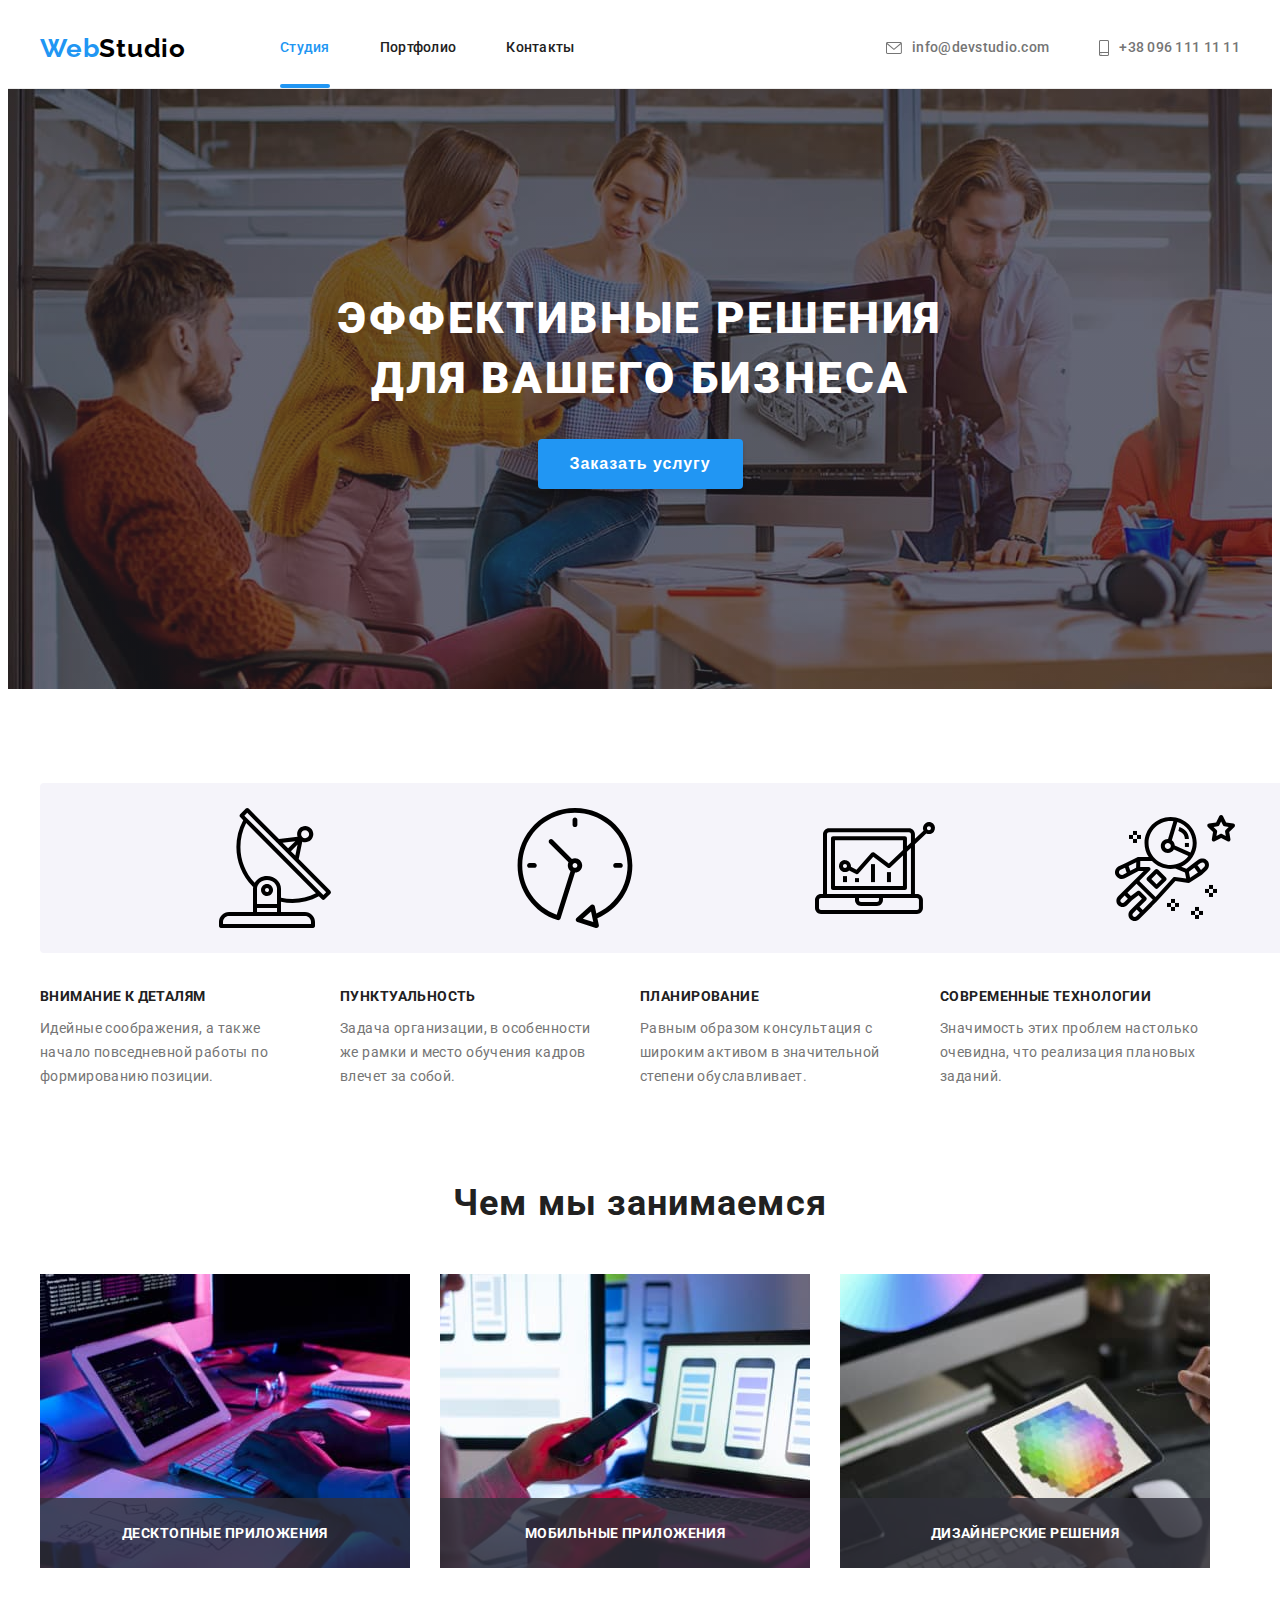
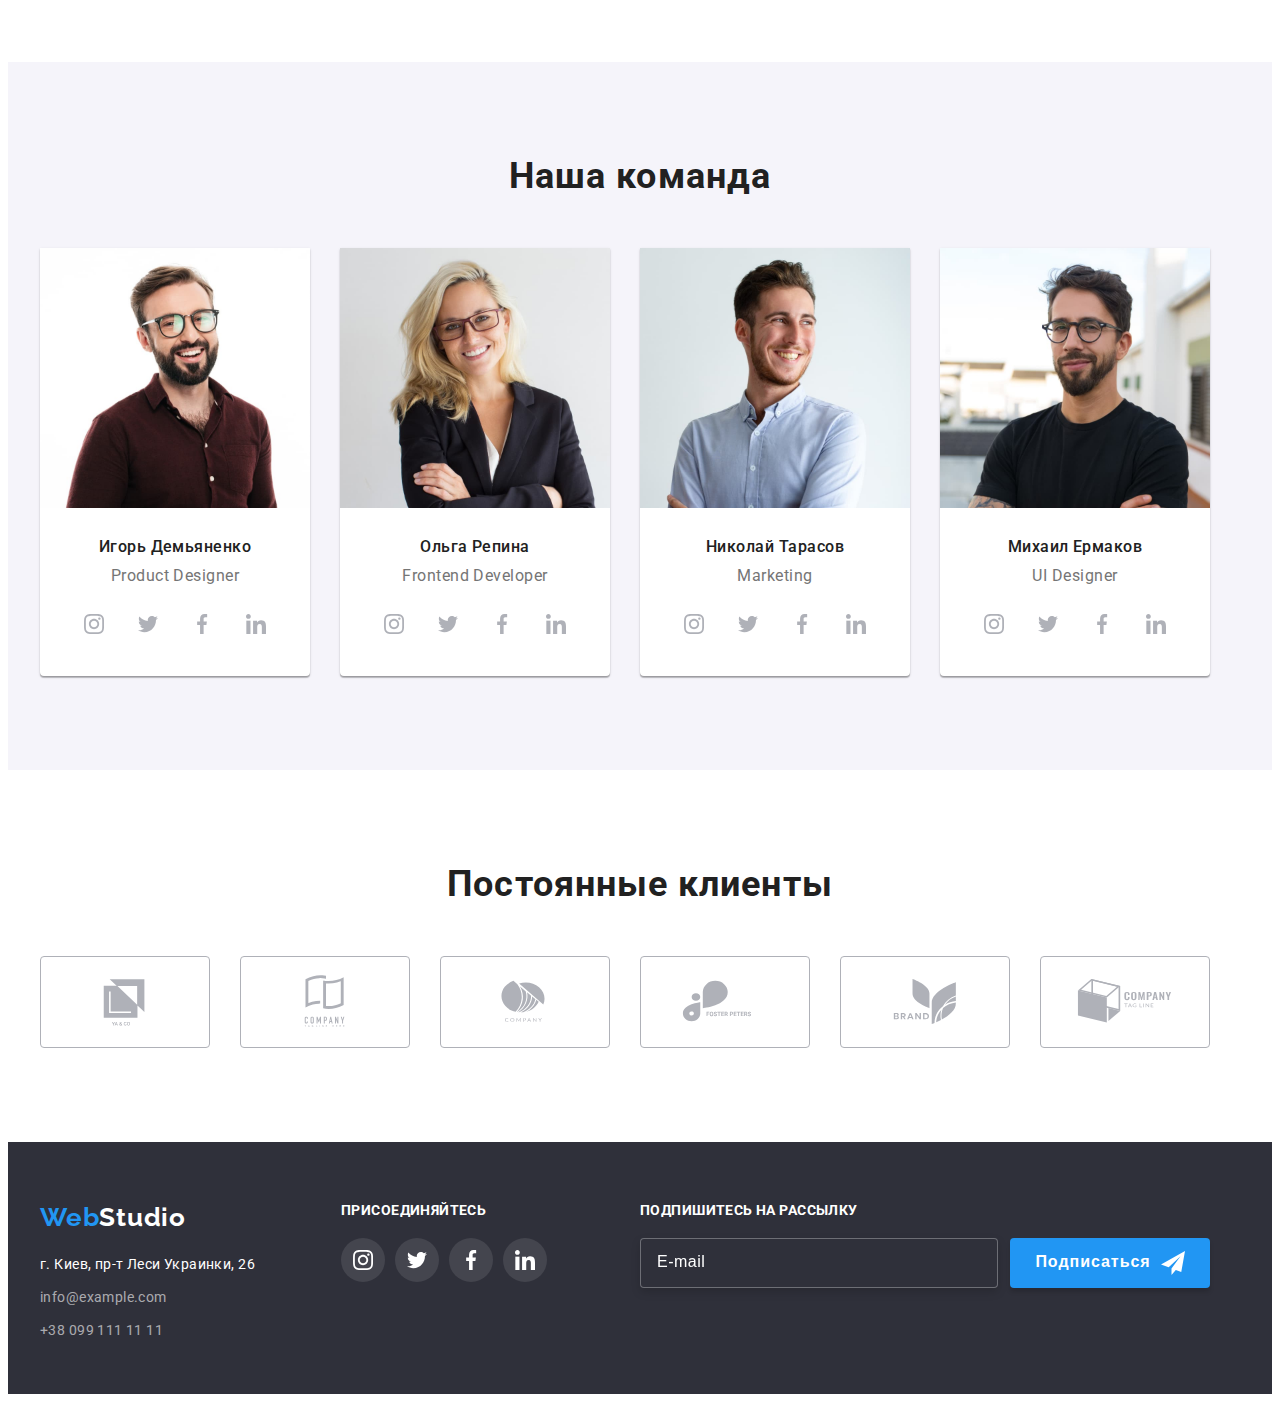
<file: index.html>
<!DOCTYPE html>
<html lang="ru">
  <head>
    <meta charset="UTF-8" />
    <meta http-equiv="X-UA-Compatible" content="IE=edge" />
    <meta name="viewport" content="width=device-width, initial-scale=1.0" />
    <title lang="en">WebStudio</title>
    <link rel="preconnect" href="https://fonts.gstatic.com" />
    <link
      href="https://fonts.googleapis.com/css2?family=Raleway:wght@700&family=Roboto:wght@400;500;700;900&display=swap"
      rel="stylesheet"
    />
    <link
      rel="stylesheet"
      href="https://cdnjs.cloudflare.com/ajax/libs/modern-normalize/1.0.0/modern-normalize.min.css"
      integrity="sha512-ISS7cAi1PEhQ8jnbJpJZMd29NlhNj4AWYyLOSp2CE/CsHxTCu+r+t0D2yoJudVrd0/8fTVPUVDzY5Tvli75u/g=="
      crossorigin="anonymous"
    />
    <link rel="stylesheet" href="./css/main.min.css">
  </head>
  <body>
    <!-- HEADER -->
    <header class="header">
      <div class="container header__container">
        <nav class="header__nav">
          <a class="logo header__logo link" href="./index.html" lang="en"
            ><span class="logo__first-part">Web</span>Studio</a
          >
          <ul class="menu">
            <li class="menu__item list">
              <a class="menu__link link current" href="./index.html">Студия</a>
            </li>
            <li class="menu__item list">
              <a class="menu__link link" href="./portfolio.html">Портфолио</a>
            </li>
            <li class="menu__item list">
              <a class="menu__link link" href="#">Контакты</a>
            </li>
          </ul>
        </nav>
        <ul class="header__contact">
          <li class="header__contact-item list">
            <a class="header__contact-link link" href="mailto:info@devstudio.com">
              <svg class="header__contact-icon envelope">
                <use href="./images/icons.svg#envelope"></use>
              </svg>
              info@devstudio.com</a
            >
          </li>
          <li class="header__contact-item list">
            <a class="header__contact-link link" href="tel:+380961111111">
              <svg class="header__contact-icon smartphone">
                <use href="./images/icons.svg#smartphone"></use>
              </svg>
              +38 096 111 11 11</a
            >
          </li>
        </ul>
      </div>
    </header>
    <main>
      <!--HERO-->
      <div class="overlay">
        <section class="hero">
          <h1 class="hero__title">
            Эффективные решения <br />
            для вашего бизнеса
          </h1>
          <div class="button">
            <button class="button__modal-btn" type="button" data-modal-open>
              Заказать услугу
            </button>
          </div>
        </section>
      </div>
      <!--ADVANTAGE-->
      <section class="advantage section">
        <div class="container">
          <h2 class="visually-hidden">Преимущества</h2>
          <ul class="advantage__list list">
            <li class="advantage__item">
              <svg class="advantage__icon-border">
                <use
                  class="advantage__icon"
                  href="./images/icons.svg#antenna"
                ></use>
              </svg>

              <h3 class="advantage__title">Внимание к деталям</h3>
              <p class="advantage__description">
                Идейные соображения, а также начало повседневной работы по
                формированию позиции.
              </p>
            </li>
            <li class="advantage__item">
              <svg class="advantage__icon-border">
                <use
                  class="advantage__icon"
                  href="./images/icons.svg#clock"
                ></use>
              </svg>

              <h3 class="advantage__title">Пунктуальность</h3>
              <p class="advantage__description">
                Задача организации, в особенности же рамки и место обучения
                кадров влечет за собой.
              </p>
            </li>
            <li class="advantage__item">
              <svg class="advantage__icon-border">
                <use
                  class="advantage__icon"
                  href="./images/icons.svg#diagram"
                ></use>
              </svg>
              <h3 class="advantage__title">Планирование</h3>
              <p class="advantage__description">
                Равным образом консультация с широким активом в значительной
                степени обуславливает.
              </p>
            </li>
            <li class="advantage__item">
              <svg class="advantage__icon-border">
                <use
                  class="advantage__icon"
                  href="./images/icons.svg#astronaut"
                ></use>
              </svg>
              <h3 class="advantage__title">Современные технологии</h3>
              <p class="advantage__description">
                Значимость этих проблем настолько очевидна, что реализация
                плановых заданий.
              </p>
            </li>
          </ul>
        </div>
      </section>

      <!--DOING-->
      <section class="doing section">
        <div class="container">
          <h2 class="title">Чем мы занимаемся</h2>
          <ul class="doing__list">
            <li class="doing__item list">
              <div class="doing__image-wrapper">
                <img
                  class="doing__image"
                  src="./images/doing/doing-1.jpg"
                  alt="Работаем на ноутбуке"
                  width="370"
                  height="294"
                />
                <div class="doing__overlay-wrapper">
                  <p class="doing__overlay">Десктопные приложения</p>
                </div>
              </div>
            </li>
            <li class="doing__item list">
              <div class="doing__image-wrapper">
                <img
                  class="doing__image"
                  src="./images/doing/doing-2.jpg"
                  alt="Работаем на телефоне"
                  width="370"
                  height="294"
                />
                <div class="doing__overlay-wrapper">
                  <p class="doing__overlay">Мобильные приложения</p>
                </div>
              </div>
            </li>
            <li class="doing__item list">
              <div class="doing__image-wrapper">
                <img
                  class="doing__image"
                  src="./images/doing/doing-3.jpg"
                  alt="Работаем на планшете"
                  width="370"
                  height="294"
                />
                <div class="doing__overlay-wrapper">
                  <p class="doing__overlay">Дизайнерские решения</p>
                </div>
              </div>
            </li>
          </ul>
        </div>
      </section>

      <!--TEAM-->
      <section class="team section">
        <div class="container team__container">
          <h2 class="title">Наша команда</h2>
          <ul class="team__list">
            <li class="team__item list">
              <img
                class="team__image"
                src="./images/team/igor-1.jpg"
                alt="фото"
                width="270"
                height="260"
              />
              <div class="team__content">
                <h3 class="team__title">Игорь Демьяненко</h3>
                <p class="team__position" lang="en">Product Designer</p>
                <ul class="list soc-networks">
                  <li class="soc-networks__item">
                    <a class="soc-networks__link link" href="">
                      <svg class="soc-networks__icon">
                        <use href="./images/icons.svg#instagram"></use>
                      </svg>
                    </a>
                  </li>
                  <li class="soc-networks__item">
                    <a class="soc-networks__link link" href="">
                      <svg class="soc-networks__icon">
                        <use href="./images/icons.svg#twitter"></use>
                      </svg>
                    </a>
                  </li>
                  <li class="soc-networks__item">
                    <a class="soc-networks__link link" href="">
                      <svg class="soc-networks__icon">
                        <use href="./images/icons.svg#facebook"></use>
                      </svg>
                    </a>
                  </li>
                  <li class="soc-networks__item">
                    <a class="soc-networks__link link" href="">
                      <svg class="soc-networks__icon">
                        <use href="./images/icons.svg#linkedin"></use>
                      </svg>
                    </a>
                  </li>
                </ul>
              </div>
            </li>

            <li class="team__item list">
              <img
                class="team__image"
                src="./images/team/olga-2.jpg"
                alt="фото"
                width="270"
                height="260"
              />
              <div class="team__content">
                <h3 class="team__title">Ольга Репина</h3>
                <p class="team__position" lang="en">Frontend Developer</p>
                <ul class="list soc-networks">
                  <li class="soc-networks__item">
                    <a class="soc-networks__link link" href="">
                      <svg class="soc-networks__icon">
                        <use href="./images/icons.svg#instagram"></use>
                      </svg>
                    </a>
                  </li>
                  <li class="soc-networks__item">
                    <a class="soc-networks__link link" href="">
                      <svg class="soc-networks__icon">
                        <use href="./images/icons.svg#twitter"></use>
                      </svg>
                    </a>
                  </li>
                  <li class="soc-networks__item">
                    <a class="soc-networks__link link" href="">
                      <svg class="soc-networks__icon">
                        <use href="./images/icons.svg#facebook"></use>
                      </svg>
                    </a>
                  </li>
                  <li class="soc-networks__item">
                    <a class="soc-networks__link link" href="">
                      <svg class="soc-networks__icon">
                        <use href="./images/icons.svg#linkedin"></use>
                      </svg>
                    </a>
                  </li>
                </ul>
              </div>
            </li>
            <li class="team__item list">
              <img
                class="team__image"
                src="./images/team/nicholas-3.jpg"
                alt="фото"
                width="270"
                height="260"
              />
              <div class="team__content">
                <h3 class="team__title">Николай Тарасов</h3>
                <p class="team__position" lang="en">Marketing</p>
                <ul class="list soc-networks">
                  <li class="soc-networks__item">
                    <a class="soc-networks__link link" href="">
                      <svg class="soc-networks__icon">
                        <use href="./images/icons.svg#instagram"></use>
                      </svg>
                    </a>
                  </li>
                  <li class="soc-networks__item">
                    <a class="soc-networks__link link" href="">
                      <svg class="soc-networks__icon">
                        <use href="./images/icons.svg#twitter"></use>
                      </svg>
                    </a>
                  </li>
                  <li class="soc-networks__item">
                    <a class="soc-networks__link link" href="">
                      <svg class="soc-networks__icon">
                        <use href="./images/icons.svg#facebook"></use>
                      </svg>
                    </a>
                  </li>
                  <li class="soc-networks__item">
                    <a class="soc-networks__link link" href="">
                      <svg class="soc-networks__icon">
                        <use href="./images/icons.svg#linkedin"></use>
                      </svg>
                    </a>
                  </li>
                </ul>
              </div>
            </li>
            <li class="team__item list">
              <img
                class="team__image"
                src="./images/team/michael-4.jpg"
                alt="фото"
                width="270"
                height="260"
              />
              <div class="team__content">
                <h3 class="team__title">Михаил Ермаков</h3>
                <p class="team__position" lang="en">UI Designer</p>
                <ul class="list soc-networks">
                  <li class="soc-networks__item">
                    <a class="soc-networks__link link" href="">
                      <svg class="soc-networks__icon">
                        <use href="./images/icons.svg#instagram"></use>
                      </svg>
                    </a>
                  </li>
                  <li class="soc-networks__item">
                    <a class="soc-networks__link link" href="">
                      <svg class="soc-networks__icon">
                        <use href="./images/icons.svg#twitter"></use>
                      </svg>
                    </a>
                  </li>
                  <li class="soc-networks__item">
                    <a class="soc-networks__link link" href="">
                      <svg class="soc-networks__icon">
                        <use href="./images/icons.svg#facebook"></use>
                      </svg>
                    </a>
                  </li>
                  <li class="soc-networks__item">
                    <a class="soc-networks__link link" href="">
                      <svg class="soc-networks__icon">
                        <use href="./images/icons.svg#linkedin"></use>
                      </svg>
                    </a>
                  </li>
                </ul>
              </div>
            </li>
          </ul>
        </div>
      </section>
    </main>

    <!--CUSTOMERS-->
    <section class="customers section">
      <div class="container customers__container">
        <h2 class="title">Постоянные клиенты</h2>
        <ul class="customers__list list">
          <li class="customers__item">
            <a class="customers__link link" href="">
              <svg class="customers__icon">
                <use href="./images/icons.svg#icon-logo1"></use>
              </svg>
            </a>
          </li>
          <li class="customers__item">
            <a class="customers__link link" href="">
              <svg class="customers__icon">
                <use href="./images/icons.svg#icon-logo2"></use>
              </svg>
            </a>
          </li>
          <li class="customers__item">
            <a class="customers__link link" href="">
              <svg class="customers__icon">
                <use href="./images/icons.svg#icon-logo3"></use>
              </svg>
            </a>
          </li>
          <li class="customers__item">
            <a class="customers__link link" href="">
              <svg class="customers__icon">
                <use href="./images/icons.svg#icon-logo4"></use>
              </svg>
            </a>
          </li>
          <li class="customers__item">
            <a class="customers__link link" href="">
              <svg class="customers__icon">
                <use href="./images/icons.svg#icon-logo5"></use>
              </svg>
            </a>
          </li>
          <li class="customers__item">
            <a class="customers__link link" href="">
              <svg class="customers__icon">
                <use href="./images/icons.svg#icon-logo6"></use>
              </svg>
            </a>
          </li>
        </ul>
      </div>
    </section>
    <!--FOOTER-->
    <footer class="footer">
      <div class="container footer__container">
        <div class="footer__contact">
          <a class="logo footer__logo link" href="./index.html" lang="en"
            ><span class="logo__first-part">Web</span>Studio</a
          >
          <address class="footer__address">
            <ul class="footer__contact-list">
              <li class="footer__item list">
                <a
                  class="footer__link link footer__contact-color"
                  href="https://goo.gl/maps/uwmR4bDLLU36MTBo9"
                  target="_blank"
                  rel="noopener noreferrer"
                  >г. Киев, пр-т Леси Украинки, 26</a
                >
              </li>
              <li class="footer__item list">
                <a class="footer__link link" href="mailto:info@example.com"
                  >info@example.com</a
                >
              </li>
              <li class="footer__item list">
                <a class="footer__link link" href="tel:+380991111111"
                  >+38 099 111 11 11</a
                >
              </li>
            </ul>
          </address>
        </div>
        <div class="appeal">
          <h3 class="appeal__tittle">присоединяйтесь</h3>
          <ul class="appeal__list list">
            <li class="appeal__item">
              <a class="appeal__link link" href="">
                <svg class="appeal__social-icon">
                  <use href="./images/icons.svg#instagram"></use>
                </svg>
              </a>
            </li>
            <li class="appeal__item">
              <a class="appeal__link link" href="">
                <svg class="appeal__social-icon">
                  <use href="./images/icons.svg#twitter"></use>
                </svg>
              </a>
            </li>
            <li class="appeal__item">
              <a class="appeal__link link" href="">
                <svg class="appeal__social-icon">
                  <use href="./images/icons.svg#facebook"></use>
                </svg>
              </a>
            </li>
            <li class="appeal__item link">
              <a class="appeal__link" href="">
                <svg class="appeal__social-icon">
                  <use href="./images/icons.svg#linkedin"></use>
                </svg>
              </a>
            </li>
          </ul>
        </div>
        <form action="#" class="footer__footer-form">
          <p class="footer__form-head">Подпишитесь на рассылку</p>
          <div class="footer__form-position">
            <label class="footer__form-field">
              <input
                type="email"
                name="email"
                class="footer__form-input"
                placeholder="E-mail"
              />
            </label>
            <button type="submit" class="footer__form-btn">Подписаться</button>
          </div>
        </form>
      </div>
    </footer>
    <!--MODAL WINDOW-->
    <div class="backdrop is-hidden" data-modal>
      <div class="modal">
        <button type="button" class="modal__close-btn" data-modal-close>
          <svg class="modal_close-btn-icon">
            <use href="./images/icons.svg#icon-close-black"></use>
          </svg>
        </button>
        <form action="#" class="modal-form">
          <p class="modal-form__head">Оставьте свои данные, мы вам перезвоним</p>
          <label class="modal-form__field">
            Имя
            <span class="modal-form__input-wrapper">
              <input
                type="text"
                name="user-name"
                class="modal-form__input"
                required
              />
              <svg class="modal-form__icon">
                <use href="./images/icons.svg#icon-person"></use>
              </svg>
            </span>
          </label>
          <label class="modal-form__field">
            Телефон
            <span class="modal-form__input-wrapper">
              <input
                type="tel"
                name="user-phone"
                class="modal-form__input"
                required
              />
              <svg class="modal-form__icon">
                <use href="./images/icons.svg#modal-phone"></use>
              </svg>
            </span>
          </label>
          <label class="modal-form__field">
            Почта
            <span class="modal-form__input-wrapper">
              <input
                type="email"
                name="user-mail"
                class="modal-form__input"
                required
              />
              <svg class="modal-form__icon">
                <use href="./images/icons.svg#modal-email"></use>
              </svg>
            </span>
          </label>
          <label class="modal-form__field">
            Комментарий
            <textarea
              name="user-coment"
              class="modal-form__coment"
              placeholder="Введите текст"
            ></textarea>
          </label>
          <input
            type="checkbox"
            name="user-policy"
            class="modal-form__checkbox visually-hidden"
            id="checkbox-policy"
            required
          />
          <label for="checkbox-policy" class="modal-form__checkbox-policy"
            >Соглашаюсь с рассылкой и принимаю
            <a href="" class="modal-form__policy-link">Условия договора</a>
          </label>
          <button type="submit" class="modal-form__btn">Отправить</button>
        </form>
      </div>
    </div>
    <script src="./js/modal.js"></script>
  </body>
</html>
</file>
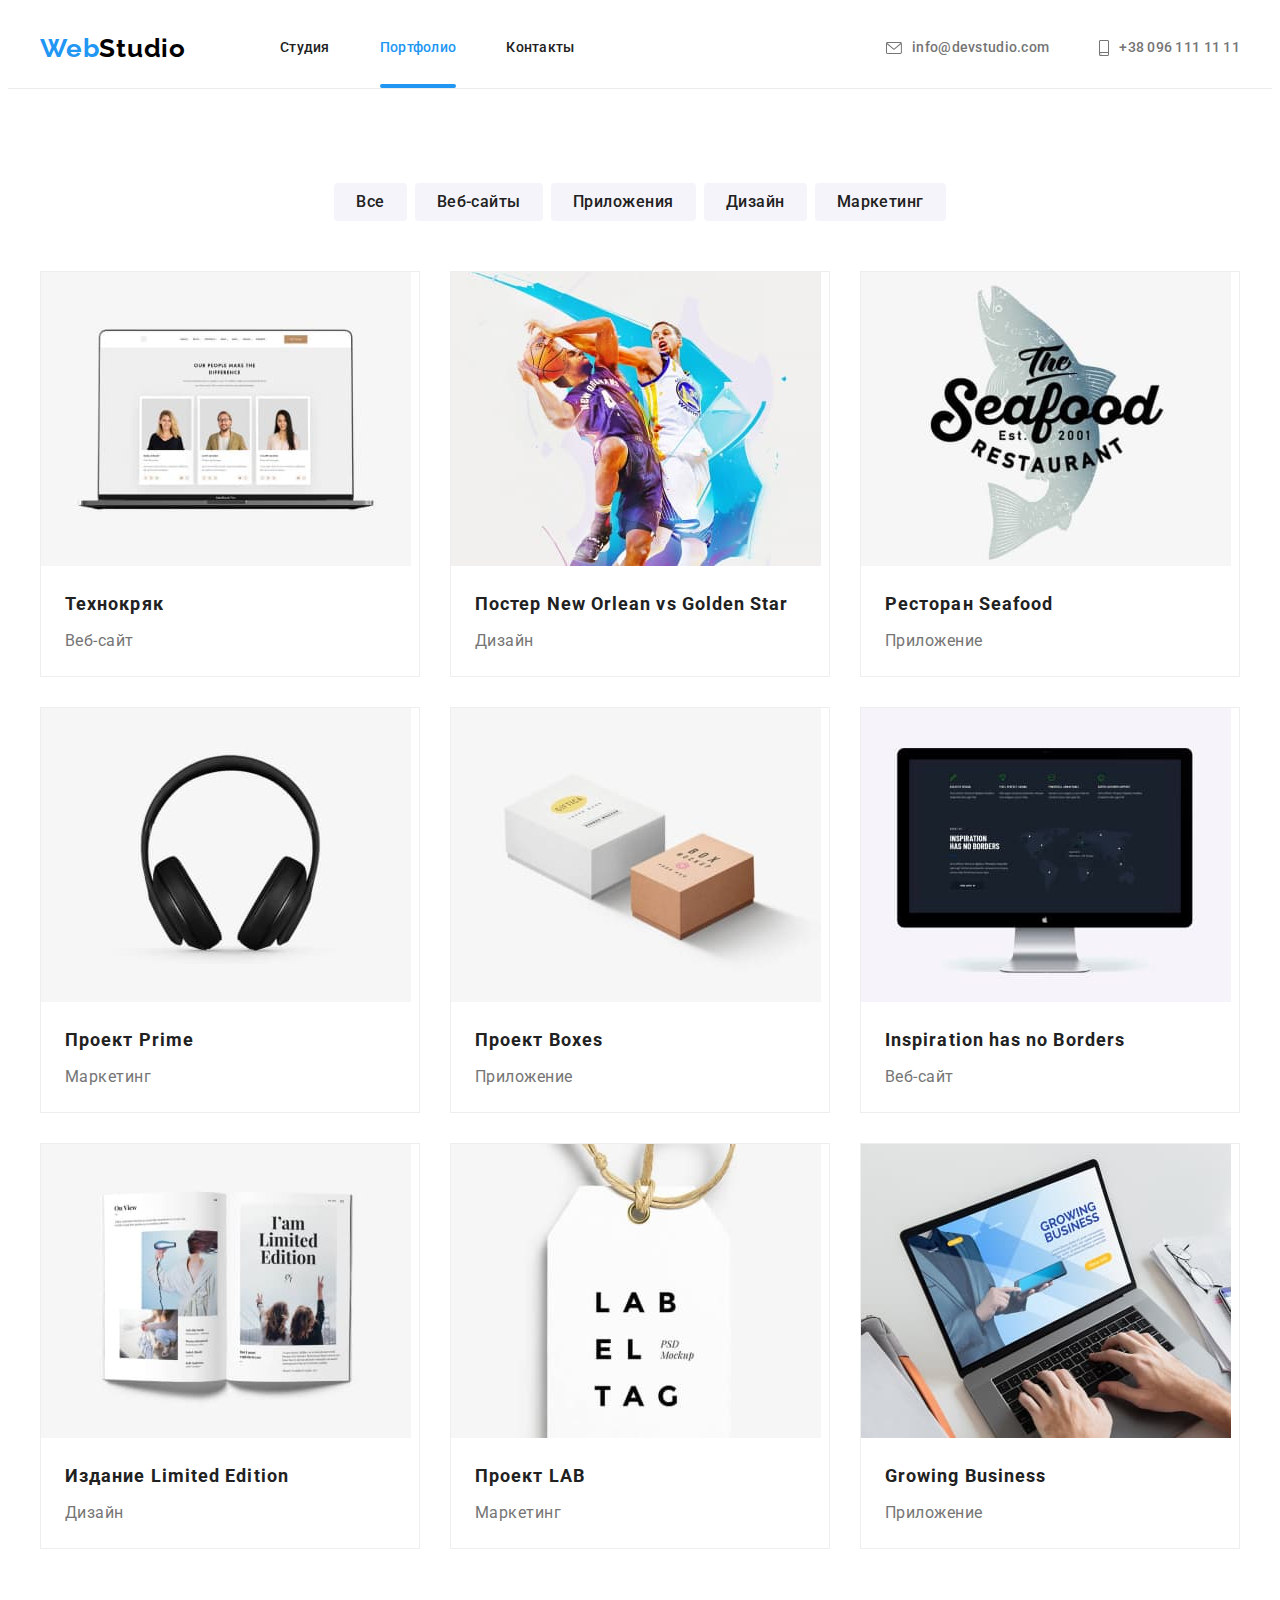
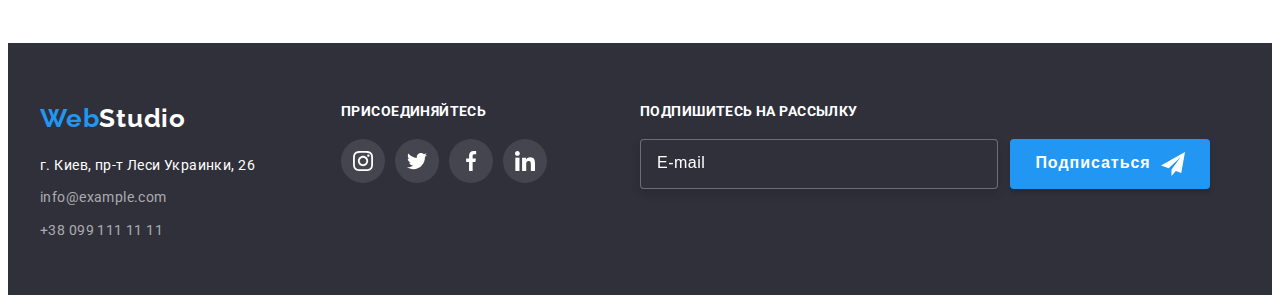
<file: portfolio.html>
<!DOCTYPE html>
<html lang="ru">
  <head>
    <meta charset="UTF-8" />
    <meta http-equiv="X-UA-Compatible" content="IE=edge" />
    <meta name="viewport" content="width=device-width, initial-scale=1.0" />
    <title lang="en">WebStudio</title>
    <link rel="preconnect" href="https://fonts.gstatic.com" />
    <link
      href="https://fonts.googleapis.com/css2?family=Raleway:wght@700&family=Roboto:wght@400;500;700;900&display=swap"
      rel="stylesheet"
    />
    <link
      rel="stylesheet"
      href="https://cdnjs.cloudflare.com/ajax/libs/modern-normalize/1.0.0/modern-normalize.min.css"
      integrity="sha512-ISS7cAi1PEhQ8jnbJpJZMd29NlhNj4AWYyLOSp2CE/CsHxTCu+r+t0D2yoJudVrd0/8fTVPUVDzY5Tvli75u/g=="
      crossorigin="anonymous"
    />
    <link rel="stylesheet" href="./css/main.min.css">
  </head>
  <body>
    <!-- HEADER -->
    <header class="header">
      <div class="container header__container">
        <nav class="header__nav">
          <a class="logo header__logo link" href="./index.html" lang="en"
            ><span class="logo__first-part">Web</span>Studio</a
          >
          <ul class="menu">
            <li class="menu__item list">
              <a class="menu__link link" href="./index.html">Студия</a>
            </li>
            <li class="menu__item list">
              <a class="menu__link link current" href="./portfolio.html"
                >Портфолио</a
              >
            </li>
            <li class="menu__item list">
              <a class="menu__link link" href="#">Контакты</a>
            </li>
          </ul>
        </nav>
        <ul class="header__contact">
          <li class="header__contact-item list">
            <a class="header__contact-link link" href="mailto:info@devstudio.com">
              <svg class="header__contact-icon envelope">
                <use href="./images/icons.svg#envelope"></use>
              </svg>
              info@devstudio.com</a
            >
          </li>
          <li class="header__contact-item list">
            <a class="header__contact-link link" href="tel:+380961111111">
              <svg class="header__contact-icon smartphone">
                <use href="./images/icons.svg#smartphone"></use>
              </svg>
              +38 096 111 11 11</a
            >
          </li>
        </ul>
      </div>
    </header>

    <main>
      <!--PORTFOLIO-->
      <section class="portfolio section">
        <div class="container">
          <h2 class="visually-hidden">Портфолио</h2>
          <ul class="portfolio__filter list">
            <li class="portfolio__item">
              <button class="portfolio__button" type="button">Все</button>
            </li>
            <li class="portfolio__item">
              <button class="portfolio__button" type="button">Веб-сайты</button>
            </li>
            <li class="portfolio__item">
              <button class="portfolio__button" type="button">Приложения</button>
            </li>
            <li class="portfolio__item">
              <button class="portfolio__button" type="button">Дизайн</button>
            </li>
            <li class="portfolio__item">
              <button class="portfolio__button" type="button">Маркетинг</button>
            </li>
          </ul>

          <ul class="portfolio__portfolio-list list">
            <li class="portfolio__portfolio-item">
              <a href="#" class="potfolio__potfolio-link-wrapper link">
                <div class="potfolio__portfolio-img-wrapper">
                  <img
                    class="potfolio__portfolio-image"
                    src="./images/portfolio/portfolio-1.jpg"
                    alt="Фото сотрудников"
                  />
                  <p class="portfolio__overlay-portfolio">
                    Технокряк это современная площадка распространения
                    коронавируса. Компании используют эту платформу для
                    цифрового шпионажа и атак на защищённые сервера конкурентов
                  </p>
                </div>
                <div class="portfolio__portfolio-content">
                  <h3 class="portfolio__portfolio-title">Технокряк</h3>
                  <p class="portfolio__description">Веб-сайт</p>
                </div>
              </a>
            </li>
            <li class="portfolio__portfolio-item">
              <a href="#" class="potfolio__potfolio-link-wrapper link">
                <div class="potfolio__portfolio-img-wrapper">
                  <img
                    class="potfolio__portfolio-image"
                    src="./images/portfolio/portfolio-2.jpg"
                    alt="Двое парней играют в баскетбол"
                  />
                  <p class="portfolio__overlay-portfolio">
                    Технокряк это современная площадка распространения
                    коронавируса. Компании используют эту платформу для
                    цифрового шпионажа и атак на защищённые сервера конкурентов
                  </p>
                </div>
                <div class="portfolio__portfolio-content">
                  <h3 class="portfolio__portfolio-title">
                    Постер <span lang="en">New Orlean vs Golden Star</span>
                  </h3>
                  <p class="portfolio__description">Дизайн</p>
                </div>
              </a>
            </li>
            <li class="portfolio__portfolio-item">
              <a href="#" class="potfolio__potfolio-link-wrapper link">
                <div class="potfolio__portfolio-img-wrapper">
                  <img
                    class="potfolio__portfolio-image"
                    src="./images/portfolio/portfolio-3.jpg"
                    alt="Рыба"
                  />
                  <p class="portfolio__overlay-portfolio">
                    Технокряк это современная площадка распространения
                    коронавируса. Компании используют эту платформу для
                    цифрового шпионажа и атак на защищённые сервера конкурентов
                  </p>
                </div>
                <div class="portfolio__portfolio-content">
                  <h3 class="portfolio__portfolio-title">
                    Ресторан <span lang="en">Seafood</span>
                  </h3>
                  <p class="portfolio__description">Приложение</p>
                </div>
              </a>
            </li>
            <li class="portfolio__portfolio-item">
              <a href="#" class="potfolio__potfolio-link-wrapper link">
                <div class="potfolio__portfolio-img-wrapper">
                  <img
                    class="potfolio__portfolio-image"
                    src="./images/portfolio/portfolio-4.jpg"
                    alt="Наушники"
                  />
                  <p class="portfolio__overlay-portfolio">
                    Технокряк это современная площадка распространения
                    коронавируса. Компании используют эту платформу для
                    цифрового шпионажа и атак на защищённые сервера конкурентов
                  </p>
                </div>
                <div class="portfolio__portfolio-content">
                  <h3 class="portfolio__portfolio-title">
                    Проект <span lang="en">Prime</span>
                  </h3>
                  <p class="portfolio__description">Маркетинг</p>
                </div>
              </a>
            </li>
            <li class="portfolio__portfolio-item">
              <a href="#" class="potfolio__potfolio-link-wrapper link">
                <div class="potfolio__portfolio-img-wrapper">
                  <img
                    class="potfolio__portfolio-image"
                    src="./images/portfolio/portfolio-5.jpg"
                    alt="Коробки"
                  />
                  <p class="portfolio__overlay-portfolio">
                    Технокряк это современная площадка распространения
                    коронавируса. Компании используют эту платформу для
                    цифрового шпионажа и атак на защищённые сервера конкурентов
                  </p>
                </div>
                <div class="portfolio__portfolio-content">
                  <h3 class="portfolio__portfolio-title">
                    Проект <span lang="en">Boxes</span>
                  </h3>
                  <p class="portfolio__description">Приложение</p>
                </div>
              </a>
            </li>
            <li class="portfolio__portfolio-item">
              <a href="#" class="potfolio__potfolio-link-wrapper link">
                <div class="potfolio__portfolio-img-wrapper">
                  <img
                    class="potfolio__portfolio-image"
                    src="./images/portfolio/portfolio-6.jpg"
                    alt="Монитор"
                  />
                  <p class="portfolio__overlay-portfolio">
                    Технокряк это современная площадка распространения
                    коронавируса. Компании используют эту платформу для
                    цифрового шпионажа и атак на защищённые сервера конкурентов
                  </p>
                </div>
                <div class="portfolio__portfolio-content">
                  <h3 class="portfolio__portfolio-title" lang="en">
                    Inspiration has no Borders
                  </h3>
                  <p class="portfolio__description">Веб-сайт</p>
                </div>
              </a>
            </li>
            <li class="portfolio__portfolio-item">
              <a href="#" class="potfolio__potfolio-link-wrapper link">
                <div class="potfolio__portfolio-img-wrapper">
                  <img
                    class="potfolio__portfolio-image"
                    src="./images/portfolio/portfolio-7.jpg"
                    alt="Открытая книга"
                  />
                  <p class="portfolio__overlay-portfolio">
                    Технокряк это современная площадка распространения
                    коронавируса. Компании используют эту платформу для
                    цифрового шпионажа и атак на защищённые сервера конкурентов
                  </p>
                </div>
                <div class="portfolio__portfolio-content">
                  <h3 class="portfolio__portfolio-title">
                    Издание <span lang="en">Limited Edition</span>
                  </h3>
                  <p class="portfolio__description">Дизайн</p>
                </div>
              </a>
            </li>
            <li class="portfolio__portfolio-item">
              <a href="#" class="potfolio__potfolio-link-wrapper link">
                <div class="potfolio__portfolio-img-wrapper">
                  <img
                    class="potfolio__portfolio-image"
                    src="./images/portfolio/portfolio-8.jpg"
                    alt="Бирка"
                  />
                  <p class="portfolio__overlay-portfolio">
                    Технокряк это современная площадка распространения
                    коронавируса. Компании используют эту платформу для
                    цифрового шпионажа и атак на защищённые сервера конкурентов
                  </p>
                </div>
                <div class="portfolio__portfolio-content">
                  <h3 class="portfolio__portfolio-title">
                    Проект <span lang="en">LAB</span>
                  </h3>
                  <p class="portfolio__description">Маркетинг</p>
                </div>
              </a>
            </li>
            <li class="portfolio__portfolio-item">
              <a href="#" class="potfolio__potfolio-link-wrapper link">
                <div class="potfolio__portfolio-img-wrapper">
                  <img
                    class="potfolio__portfolio-image"
                    src="./images/portfolio/portfolio-9.jpg"
                    alt="Ноутбук"
                  />
                  <p class="portfolio__overlay-portfolio">
                    Технокряк это современная площадка распространения
                    коронавируса. Компании используют эту платформу для
                    цифрового шпионажа и атак на защищённые сервера конкурентов
                  </p>
                </div>
                <div class="portfolio__portfolio-content">
                  <h3 class="portfolio__portfolio-title" lang="en">
                    Growing Business
                  </h3>
                  <p class="portfolio__description">Приложение</p>
                </div>
              </a>
            </li>
          </ul>
        </div>
      </section>
    </main>

    <!--FOOTER-->
    <footer class="footer">
      <div class="container footer__container">
        <div class="footer__contact">
          <a class="logo footer__logo link" href="./index.html" lang="en"
            ><span class="logo__first-part">Web</span>Studio</a
          >
          <address class="footer__address">
            <ul class="footer__contact-list">
              <li class="footer__item list">
                <a
                  class="footer__link link footer__contact-color"
                  href="https://goo.gl/maps/uwmR4bDLLU36MTBo9"
                  target="_blank"
                  rel="noopener noreferrer"
                  >г. Киев, пр-т Леси Украинки, 26</a
                >
              </li>
              <li class="footer__item list">
                <a class="footer__link link" href="mailto:info@example.com"
                  >info@example.com</a
                >
              </li>
              <li class="footer__item list">
                <a class="footer__link link" href="tel:+380991111111"
                  >+38 099 111 11 11</a
                >
              </li>
            </ul>
          </address>
        </div>
        <div class="appeal">
          <h3 class="appeal__tittle">присоединяйтесь</h3>
          <ul class="appeal__list list">
            <li class="appeal__item">
              <a class="appeal__link link" href="">
                <svg class="appeal__social-icon">
                  <use href="./images/icons.svg#instagram"></use>
                </svg>
              </a>
            </li>
            <li class="appeal__item">
              <a class="appeal__link link" href="">
                <svg class="appeal__social-icon">
                  <use href="./images/icons.svg#twitter"></use>
                </svg>
              </a>
            </li>
            <li class="appeal__item">
              <a class="appeal__link link" href="">
                <svg class="appeal__social-icon">
                  <use href="./images/icons.svg#facebook"></use>
                </svg>
              </a>
            </li>
            <li class="appeal__item link">
              <a class="appeal__link" href="">
                <svg class="appeal__social-icon">
                  <use href="./images/icons.svg#linkedin"></use>
                </svg>
              </a>
            </li>
          </ul>
        </div>
        <form action="#" class="footer__footer-form">
          <p class="footer__form-head">Подпишитесь на рассылку</p>
          <div class="footer__form-position">
            <label class="footer__form-field">
              <input
                type="email"
                name="email"
                class="footer__form-input"
                placeholder="E-mail"
              />
            </label>
            <button type="submit" class="footer__form-btn">Подписаться</button>
          </div>
        </form>
      </div>
    </footer>
  </body>
</html>
</file>
<file: css/main.min.css>
:root{--main-font: "Roboto", sans-serif;--secondary-font: "Raleway", sans-serif;--accent-color: #2196f3;--main-grey-color: #757575;--main-black-color: #212121;--main-white-color:  #ffffff;--gap-card-set: 30px;--duration: 250ms;--timing-function: cubic-bezier(0.4, 0, 0.2, 1)}.visually-hidden{position:absolute !important;clip:rect(1px 1px 1px 1px);clip:rect(1px, 1px, 1px, 1px);padding:0 !important;border:0 !important;height:1px !important;width:1px !important;overflow:hidden}h1,h2,h3,h4,h5,h6,p{margin-top:0;margin-bottom:0}ul,ol{margin-top:0;margin-bottom:0;padding-left:0}img{display:block;max-width:100%;height:auto}.list{list-style:none}.link{text-decoration:none}body{font-family:var(--main-font)}.section{padding-top:94px;padding-bottom:94px}.container{width:1200px;padding-left:15px;padding-right:15px;margin:0 auto}.soc-networks{display:flex;justify-content:space-between;width:206px;height:44px;margin:auto}.soc-networks__link{display:flex;justify-content:center;align-items:center;width:44px;height:44px;background-color:var(--main-white-color);border-radius:50%;transition:background-color var(--duration) var(--timing-function)}.soc-networks__link:hover,.soc-networks__link:focus{background-color:var(--accent-color)}.soc-networks__icon{width:20px;height:20px;fill:#afb1b8;transition:fill var(--duration) var(--timing-function)}.soc-networks__link:hover .soc-networks__icon,.soc-networks__link:focus .soc-networks__icon{fill:var(--main-white-color)}.title{font-weight:700;font-size:36px;line-height:1.16;text-align:center;letter-spacing:0.03em;color:var(--main-black-color);margin-bottom:50px}.backdrop{position:fixed;top:0;left:0;width:100%;height:100%;background-color:rgba(0,0,0,0.2);z-index:100;transition:opacity var(--duration) var(--timing-function),visibility var(--duration) var(--timing-function)}.is-hidden{opacity:0;visibility:hidden;pointer-events:none}.modal{position:absolute;top:50%;left:50%;transform:translate(-50%, -50%);width:528px;background-color:var(--main-white-color);box-shadow:0px 1px 3px rgba(0,0,0,0.12),0px 1px 1px rgba(0,0,0,0.14),0px 2px 1px rgba(0,0,0,0.2);border-radius:4px;padding:40px}.modal__close-btn{position:absolute;width:30px;height:30px;top:8px;right:8px;padding:0;background-color:var(--main-white-color);border:1px solid rgba(0,0,0,0.1);border-radius:50%;box-sizing:border-box}.modal_close-btn-icon{position:absolute;top:5px;right:5px;width:18px;height:18px;padding:0;cursor:pointer}.modal_close-btn-icon:hover{fill:var(--accent-color)}.modal-form{display:flex;flex-direction:column}.modal-form__head{font-weight:700;font-size:20px;line-height:23px;text-align:center;letter-spacing:0.03em;margin-bottom:12px}.modal-form__field{font-weight:400;font-size:12px;line-height:14px;letter-spacing:0.01em;color:var(--main-grey-color);margin-bottom:10px}.modal-form__input-wrapper{position:relative;display:block;margin-top:4px}.modal-form__input{width:100%;height:40px;border:1px solid rgba(33,33,33,0.2);box-sizing:border-box;border-radius:4px;padding-left:41px;transition:border-color var(--duration) var(--timing-function)}.modal-form__input:focus{border-color:var(--accent-color);outline:none}.modal-form__icon{position:absolute;top:50%;left:12px;transform:translateY(-50%);display:block;width:18px;height:18px;transition:fill var(--duration) var(--timing-function)}.modal-form__input:focus+.modal-form__icon{fill:var(--accent-color)}.modal-form__coment{width:100%;height:120px;border:1px solid rgba(33,33,33,0.2);box-sizing:border-box;border-radius:4px;padding:12px 16px;margin-top:4px;resize:none}.modal-form__coment::placeholder{font-weight:400;font-size:14px;line-height:16px;letter-spacing:0.01em;color:rgba(117,117,117,0.5)}.modal-form__coment:focus{outline:none;border-color:var(--accent-color)}.modal-form__checkbox-policy{font-weight:400;font-size:14px;line-height:24px;letter-spacing:0.03em;color:var(--main-grey-color);margin-top:10px}.modal-form__checkbox-policy::before{display:inline-block;vertical-align:middle;content:"";width:15px;height:15px;cursor:pointer;border:2px solid #212121;border-radius:2px;box-sizing:border-box}.modal-form__checkbox:checked+.modal-form__checkbox-policy::before{border:none;background-image:url("../images/icon-check.svg");background-position:50% 50%;border-radius:2px solid var(--accent-color)}.modal-form__checkbox-policy::before,.modal-form__checkbox-policy{display:inline-flex;align-items:center;justify-content:space-evenly}.modal-form__policy-link{color:var(--accent-color)}.modal-form__btn{align-self:center;width:200px;height:50px;margin-top:30px;background-color:#2196f3;box-shadow:0px 4px 4px rgba(0,0,0,0.15);border-radius:4px;border:none;color:var(--main-white-color);font-weight:700;font-size:16px;line-height:30px;align-items:center;text-align:center;letter-spacing:0.06em;cursor:pointer;transition:background-color var(--duration) var(--timing-function)}.modal-form__btn:hover,.modal-form__btn:focus{background-color:#188ce8}.logo{font-family:var(--secondary-font);font-weight:700;font-size:26px;line-height:1.19;letter-spacing:0.03em}.logo__first-part{color:#2196f3}.menu{display:flex}.menu__item:not(:last-child){margin-right:50px}.menu__link{font-weight:500;font-size:14px;line-height:1.14;letter-spacing:0.02em;color:var(--main-black-color);position:relative;display:block;padding-top:32px;padding-bottom:32px;transition:color var(--duration) var(--timing-function)}.menu__link:hover,.menu__link:focus{color:var(--accent-color)}.menu__link.current::after{content:"";position:absolute;left:0;bottom:0;display:block;width:100%;height:4px;background-color:var(--accent-color);border-radius:2px}.current{color:var(--accent-color)}.appeal__tittle{font-family:var(--main-font);font-weight:700;font-size:14px;line-height:16px;letter-spacing:0.03em;text-transform:uppercase;color:var(--main-white-color);margin-bottom:20px}.appeal__list{display:flex}.appeal__item{display:flex;justify-content:center;align-items:center;border-radius:50%}.appeal__item:not(:last-child){margin-right:10px}.appeal__link{display:flex;justify-content:center;align-items:center;width:44px;height:44px;background:rgba(255,255,255,0.1);border-radius:50%;transition:background-color var(--duration) var(--timing-function)}.appeal__link:hover,.appeal__link:focus{cursor:pointer;background-color:var(--accent-color)}.appeal__social-icon{display:flex;width:20px;height:20px;justify-content:center;align-items:center;fill:var(--main-white-color)}.overlay{max-width:1600px;height:600px;margin-left:auto;margin-right:auto;background-color:#c4c4c4;background-image:linear-gradient(to right, rgba(47,48,58,0.4), rgba(47,48,58,0.4)),url(../images/hero/bg.jpg);background-repeat:no-repeat;background-size:cover}.button__modal-btn{padding:10px 32px;border-radius:4px;font-weight:700;font-size:16px;line-height:1.87;letter-spacing:0.06em;background-color:#2196f3;color:var(--main-white-color);cursor:pointer;border:#2196f3;box-shadow:0px 4px 4px rgba(0,0,0,0.15);transition:background-color var(--duration) var(--timing-function)}.button__modal-btn:hover,.button__modal-btn:focus{background-color:#188ce8}.header{border-bottom:1px solid #ececec}.header__container{display:flex;align-items:center;justify-content:space-between}.header__nav{display:flex;align-items:center}.header__logo{color:#000000;margin-right:94px}.header__contact{display:flex;align-items:center}.header__contact-item{display:flex;justify-content:center;align-items:center}.header__contact-item:not(:last-child){margin-right:50px}.header__contact-link{display:flex;justify-content:center;align-items:center;font-weight:500;font-size:14px;line-height:1.4;letter-spacing:0.02em;color:var(--main-grey-color);transition:color var(--duration) var(--timing-function)}.header__contact-link:hover,.header__contact-link:focus{color:var(--accent-color)}.header__contact-icon{fill:var(--main-grey-color);margin-right:10px;transition:fill var(--duration) var(--timing-function)}.header__contact-icon:hover,.header__contact-icon:focus{fill:var(--accent-color)}.header__contact-link:hover .header__contact-icon,.header__contact-link:focus .header__contact-icon{fill:var(--accent-color)}.envelope{width:16px;height:12px;fill:currentColor}.smartphone{width:10px;height:16px;fill:currentColor}.hero{text-align:center;padding-top:200px;padding-bottom:200px}.hero__title{font-weight:900;font-size:44px;line-height:1.36;text-align:center;letter-spacing:0.06em;color:var(--main-white-color);text-transform:uppercase;margin-bottom:30px}.advantage{padding-bottom:0}.advantage__list{display:flex}.advantage__item{width:270px}.advantage__item:not(:last-child){margin-right:30px}.advantage__icon-border{padding:25px 100px;width:270px;height:120px;background:#f5f4fa;border-radius:4px;margin-bottom:30px}.advantage__icon{width:70px;height:70px}.advantage__title{font-size:14px;line-height:1.42;letter-spacing:0.03em;text-transform:uppercase;color:var(--main-black-color);margin-bottom:10px}.advantage__description{font-size:14px;line-height:1.71;letter-spacing:0.03em;color:var(--main-grey-color)}.doing__list{display:flex;justify-content:center;margin-right:calc(- 1 * var(--gap-card-set))}.doing__item{margin-right:var(--gap-card-set)}.doing__image-wrapper{position:relative}.doing__overlay-wrapper{position:absolute;bottom:0;left:0;width:100%;height:70px;background-color:rgba(47,48,58,0.8)}.doing__overlay{position:absolute;width:100%;height:100%;padding-top:27px;padding-bottom:27px;font-family:var(--main-font);font-weight:700;font-size:14px;line-height:16px;text-align:center;letter-spacing:0.03em;text-transform:uppercase;color:var(--main-white-color)}.team{background:#f5f4fa}.team__list{display:flex;margin-right:calc(- 1 * var(--gap-card-set))}.team__item{width:270px;height:428px;flex-basis:calc(100% / 4 - var(--gap-card-set));margin-right:var(--gap-card-set);background:var(--main-white-color);box-shadow:0px 1px 3px rgba(0,0,0,0.12),0px 1px 1px rgba(0,0,0,0.14),0px 2px 1px rgba(0,0,0,0.2);border-radius:0px 0px 4px 4px}.team__content{padding-top:30px;padding-bottom:30px}.team__title{font-weight:500;font-size:16px;line-height:1.18;letter-spacing:0.03em;color:var(--main-black-color);margin-bottom:10px;text-align:center}.team__position{font-weight:400;font-size:16px;line-height:1.18;letter-spacing:0.03em;color:var(--main-grey-color);text-align:center;margin-bottom:16px}.customers__list{display:flex}.customers__item:not(:last-child){margin-right:30px}.customers__link{display:flex;align-items:center;justify-content:center;width:170px;height:92px;border:1px solid #afb1b8;box-sizing:border-box;border-radius:4px;transition:border 250ms cubic-bezier(0.4, 0, 0.2, 1)}.customers__link:hover,.customers__link:focus{border:1px solid var(--accent-color)}.customers__link:focus{outline:none}.customers__icon{width:106px;height:60px;fill:#afb1b8;transition:fill var(--duration) var(--timing-function)}.customers__icon:hover,.customers__icon:focus{fill:var(--accent-color)}.customers__link:hover .customers__icon,.customers__link:focus .customers__icon{fill:var(--accent-color)}.footer{padding-top:60px;padding-bottom:60px;background:#2f303a}.footer__item:not(:last-child){margin-bottom:9px}.footer__container{display:flex;flex-wrap:nowrap}.footer__logo{color:var(--main-white-color)}.footer__address{width:231px;height:81px;margin-top:20px;margin-right:70px}.footer__footer-form{margin-left:93px}.footer__form-head{font-weight:700;font-size:14px;line-height:16px;letter-spacing:0.03em;text-transform:uppercase;color:var(--main-white-color);margin-bottom:20px}.footer__form-position{display:inline-flex;align-items:center}.footer__form-input{width:358px;height:50px;border:1px solid rgba(255,255,255,0.3);box-sizing:border-box;filter:drop-shadow(0px 4px 4px rgba(0,0,0,0.15));border-radius:4px;padding:15px 16px;background-color:#2f303a;margin-right:12px}.footer__form-input::placeholder{font-weight:400;font-size:16px;letter-spacing:0.03em;color:#fff}.footer__form-btn{width:200px;height:50px;background:#2196f3;box-shadow:0px 4px 4px rgba(0,0,0,0.15);border-radius:4px;border:none;font-weight:700;font-size:16px;letter-spacing:0.06em;color:var(--main-white-color);cursor:pointer;align-items:center;text-align:center;padding-top:10px;padding-bottom:10px}.footer__form-btn::after{display:inline-block;vertical-align:middle;content:"";width:24px;height:24px;margin-left:10px;background-image:url("../images/icon-send.svg")}.footer__link{font-style:normal;font-weight:400;font-size:14px;line-height:1.71;letter-spacing:0.03em;color:rgba(255,255,255,0.6)}.footer__contact-color{color:var(--main-white-color)}.portfolio__filter{display:flex;justify-content:center;margin-bottom:50px}.portfolio__item:not(:last-child){margin-right:8px}.portfolio__button{padding:6px 22px;font-family:var(--main-font);font-weight:500;font-size:16px;line-height:1.62;text-align:center;letter-spacing:0.03em;color:var(--main-black-color);cursor:pointer;background:#f5f4fa;border-radius:4px;border:var(--main-grey-color);transition:color var(--duration) var(--timing-function),background-color var(--duration) var(--timing-function)}.portfolio__button:hover,.portfolio__button:focus{background-color:var(--accent-color);color:var(--main-white-color);box-shadow:0px 3px 1px rgba(0,0,0,0.1),0px 1px 2px rgba(0,0,0,0.08),0px 2px 2px rgba(0,0,0,0.12);border-radius:4px}.portfolio__button:active{background-color:var(--accent-color);color:var(--main-white-color)}.portfolio__portfolio-list{display:flex;flex-wrap:wrap;margin-right:-30px;margin-bottom:-30px}.portfolio__portfolio-item{flex-basis:calc((100% - 90px) / 3);margin-right:30px;margin-bottom:30px;background:var(--main-white-color);border:1px solid #eeeeee;box-sizing:border-box;transition:box-shadow var(--duration) var(--timing-function)}.portfolio__portfolio-item:hover,.portfolio__portfolio-item:focus{box-shadow:0px 1px 1px rgba(0,0,0,0.12),0px 4px 4px rgba(0,0,0,0.06),1px 4px 6px rgba(0,0,0,0.16);cursor:pointer}.potfolio__portfolio-img-wrapper{position:relative;overflow:hidden}.potfolio__portfolio-image{width:370px;height:294px}.portfolio__overlay-portfolio{position:absolute;top:0;left:0;width:100%;height:100%;color:var(--main-white-color);font-size:18px;line-height:28px;letter-spacing:0.03em;padding:63px 24px;background-color:rgba(33,150,243,0.9);transform:translateY(100%);transition:transform var(--duration) var(--timing-function)}.potfolio__potfolio-link-wrapper:hover .portfolio__overlay-portfolio,.potfolio__potfolio-link-wrapper:focus .portfolio__overlay-portfolio{transform:translateY(0%)}.portfolio__portfolio-content{padding:20px 24px}.portfolio__portfolio-title{font-weight:700;font-size:18px;line-height:2;letter-spacing:0.06em;color:var(--main-black-color);margin-bottom:4px}.portfolio__description{font-weight:400;font-size:16px;line-height:1.87;letter-spacing:0.03em;color:var(--main-grey-color)}
/*# sourceMappingURL=main.min.css.map */
</file>
